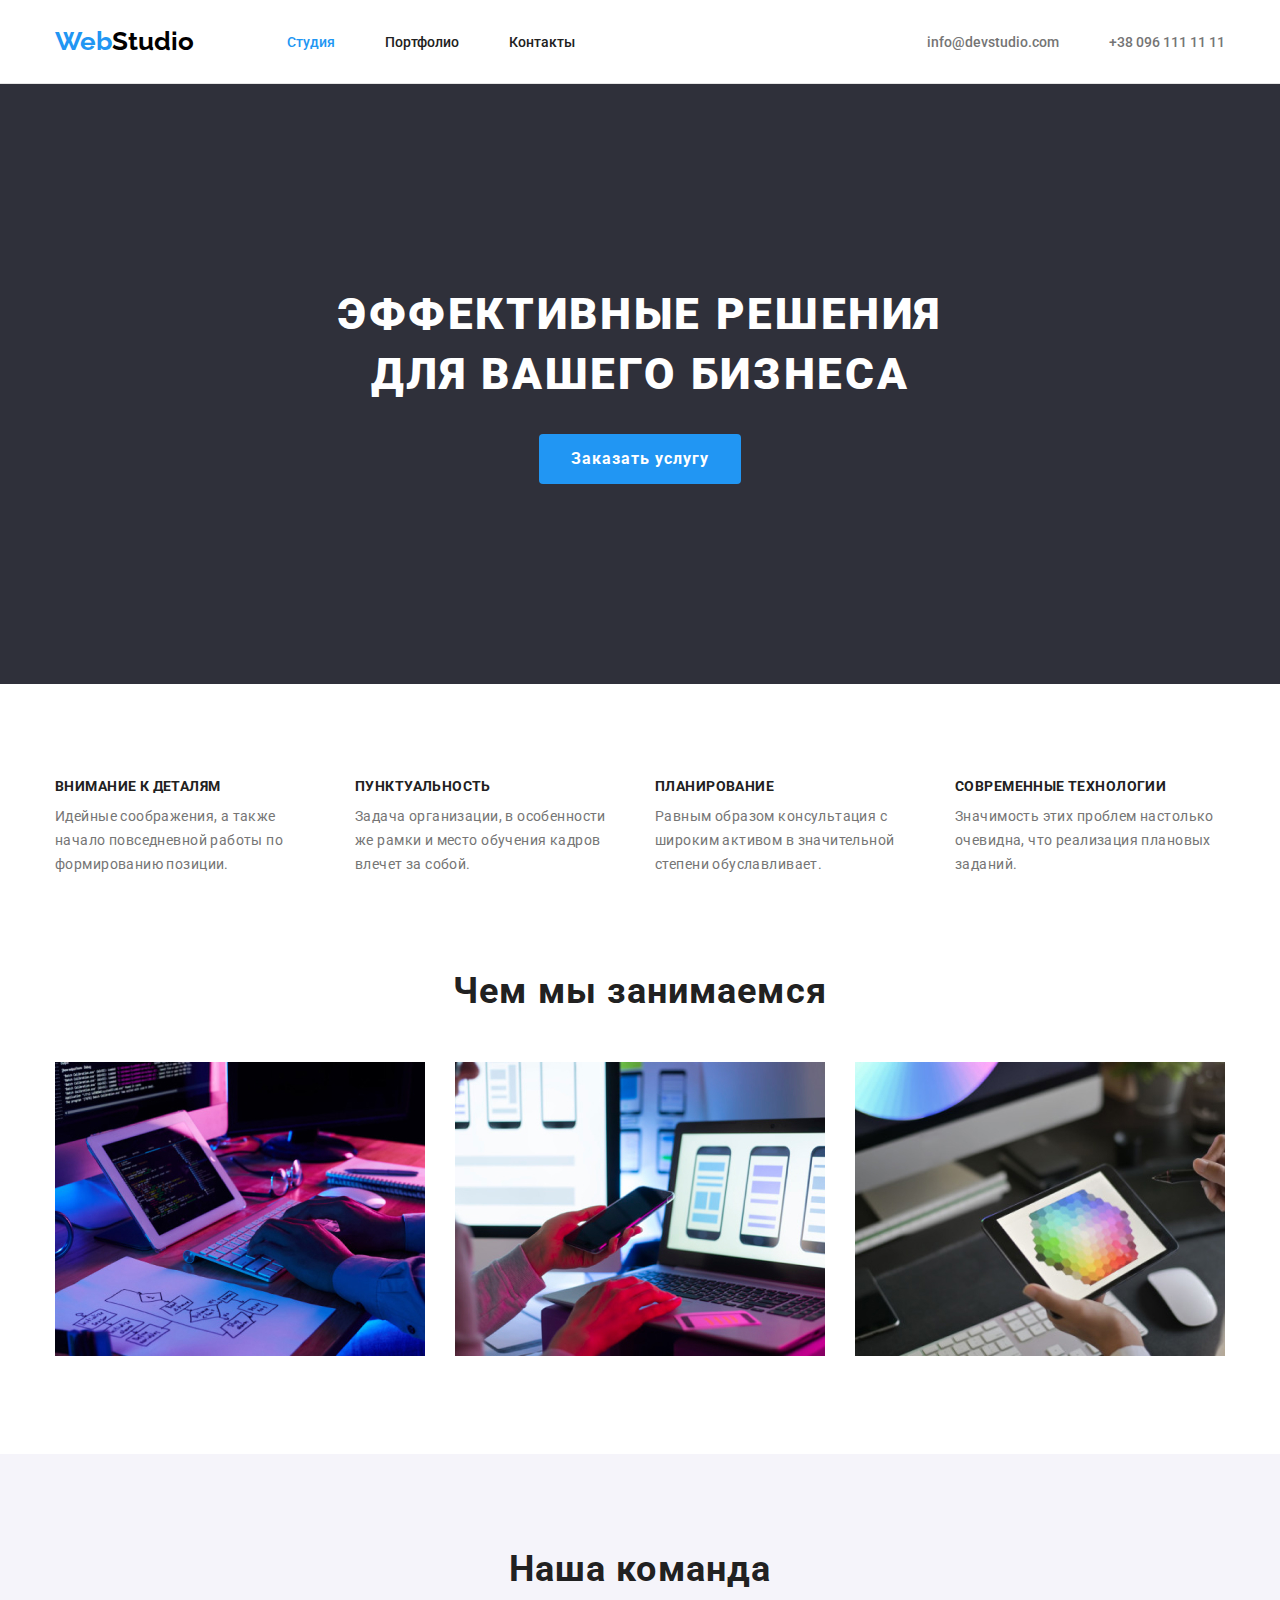
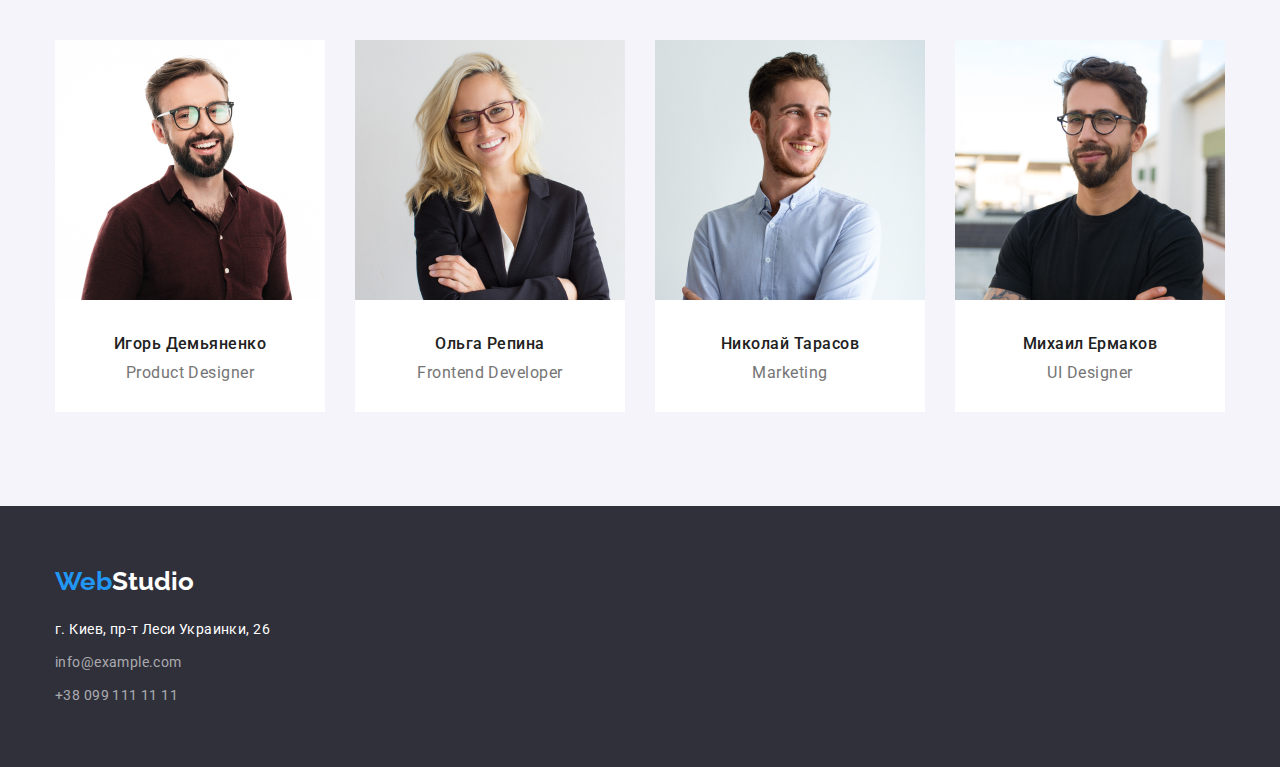
<file: index.html>
<!DOCTYPE html>
<html lang="ru">
  <head>
    <meta charset="UTF-8" />
    <meta name="viewport" content="width=device-width, initial-scale=1.0" />
    <title>Студия</title>
    <link rel="stylesheet" href="./css/style.css" />
    <link rel="preconnect" href="https://fonts.gstatic.com" />
    <link
      href="https://fonts.googleapis.com/css2?family=Raleway:wght@700&family=Roboto:wght@400;500;700;900&display=swap"
      rel="stylesheet"
    />
  </head>
  <body>
      <!-- Хедер-->
      <header class="page-header">
        <div class="container">
          <div class="flex-header">
            <!--Главная навигация-->
            <nav class="nav-container">
              <!--Лого хедер-->
              <a class="logo-header" href="./index.html" lang="en">
                <span class="logo-sec">Web</span>Studio
              </a>
              <ul class="site-nav list">
                <li class="item"><a class="link current" href="./index.html">Студия</a></li>
                <li class="item"><a class="link" href="./portfolio.html">Портфолио</a></li>
                <li class="item"><a class="link" href="#">Контакты</a></li>
              </ul>
            </nav>

            <!--Контакты хедер-->
            <ul class="contacts-header list">
              <li class="item">
                <a class="link" href="mailto:info@devstudio.com" lang="en"
                  >info@devstudio.com</a
                >
              </li>
              <li class="item">
                <a class="link" href="tel:+380961111111">+38 096 111 11 11</a>
              </li>
            </ul>
          </div>
        </div>
      </header>

      <!--Главный контент-->
      <main>
        <!--Герой-->
        <section class="hero">
          <div class="container">
            <h1 class="hero-title">Эффективные решения для вашего бизнеса</h1>
            <button class="hero-button" type="button">Заказать услугу</button>
          </div>
        </section>

        <!--Особенности-->
        <section class="features">
          <div class="container">
            <!-- Скрытый заголовок -->
            <h2 class="hidden-title">Особенности</h2> 
            <ul class="features-list">
              <li class="item">
                <h3 class="features-title">Внимание к деталям</h3>
                <p class="features-text">
                  Идейные соображения, а также начало повседневной работы по
                  формированию позиции.
                </p>
              </li>
              <li class="item">
                <h3 class="features-title">Пунктуальность</h3>
                <p class="features-text">
                  Задача организации, в особенности же рамки и место обучения кадров
                  влечет за собой.
                </p>
              </li>
              <li class="item">
                <h3 class="features-title">Планирование</h3>
                <p class="features-text">
                  Равным образом консультация с широким активом в значительной
                  степени обуславливает.
                </p>
              </li>
              <li class="item">
                <h3 class="features-title">Современные технологии</h3>
                <p class="features-text">
                  Значимость этих проблем настолько очевидна, что реализация
                  плановых заданий.
                </p>
              </li>
            </ul>
          </div>
        </section>

        <!--Чем мы занимаемся-->
        <section class="we-do">
          <div class="container">
            <h2 class="section-title">Чем мы занимаемся</h2>
            <ul class="we-do-list">
              <li class="item"><img src="./images/studio/box1.jpg" alt="Руки на клавиатуре"/></li>
              <li class="item"><img src="./images/studio/box2.jpg" alt="Телефон в руке"/></li>
              <li class="item"><img src="./images/studio/box3.jpg" alt="Планшет в руках"/></li>
            </ul>
          </div>
        </section>

        <!--Наша команда-->
        <section class="team">
          <div class="container">
            <h2 class="section-title">Наша команда</h2>
            <ul class="team-list">
              <li class="item">
                <img src="./images/studio/demianenko.jpg" alt="Игорь Демьяненко" />
                <div class="team-text">
                  <h3 class="team-name">Игорь Демьяненко</h3>
                  <p class="team-profession" lang="en">Product Designer</p>
                </div>
              </li>
              <li class="item">
                <img src="./images/studio/repina.jpg" alt="Ольга Репина" />
                <div class="team-text">
                  <h3 class="team-name">Ольга Репина</h3>
                  <p class="team-profession" lang="en">Frontend Developer</p>
                </div>
              </li>
              <li class="item">
                <img src="./images/studio/tarasov.jpg" alt="Николай Тарасов" />
                <div class="team-text">
                  <h3 class="team-name">Николай Тарасов</h3>
                  <p class="team-profession" lang="en">Marketing</p>
                </div>
              </li>
              <li class="item">
                <img src="./images/studio/yermakov.jpg" alt="Михаил Ермаков" />
                <div class="team-text">
                  <h3 class="team-name">Михаил Ермаков</h3>
                  <p class="team-profession" lang="en">UI Designer</p>
                </div>
              </li>
            </ul>
          </div>
        </section>
      </main>

      <!--Футер-->
      <footer class="page-footer">
        <div class="container">
          <!--Лого футер-->
          <a class="logo-footer" href="./index.html" lang="en">
            <span class="logo-sec">Web</span>Studio
          </a>

          <!--Реквизиты-->
          <div class="requisites">
            <!--Адрес-->
            <address class="address">г. Киев, пр-т Леси Украинки, 26</address>
            <!--Контакты футер-->
            <ul class="contacts-footer">
              <li class="item">
                <a class="link" href="mailto:info@example.com" lang="en"
                  >info@example.com</a
                >
              </li>
              <li class="item">
                <a class="link" href="tel:+380991111111">+38 099 111 11 11</a>
              </li>
            </ul>
          </div>
        </div>
      </footer>
  </body>
</html>
</file>
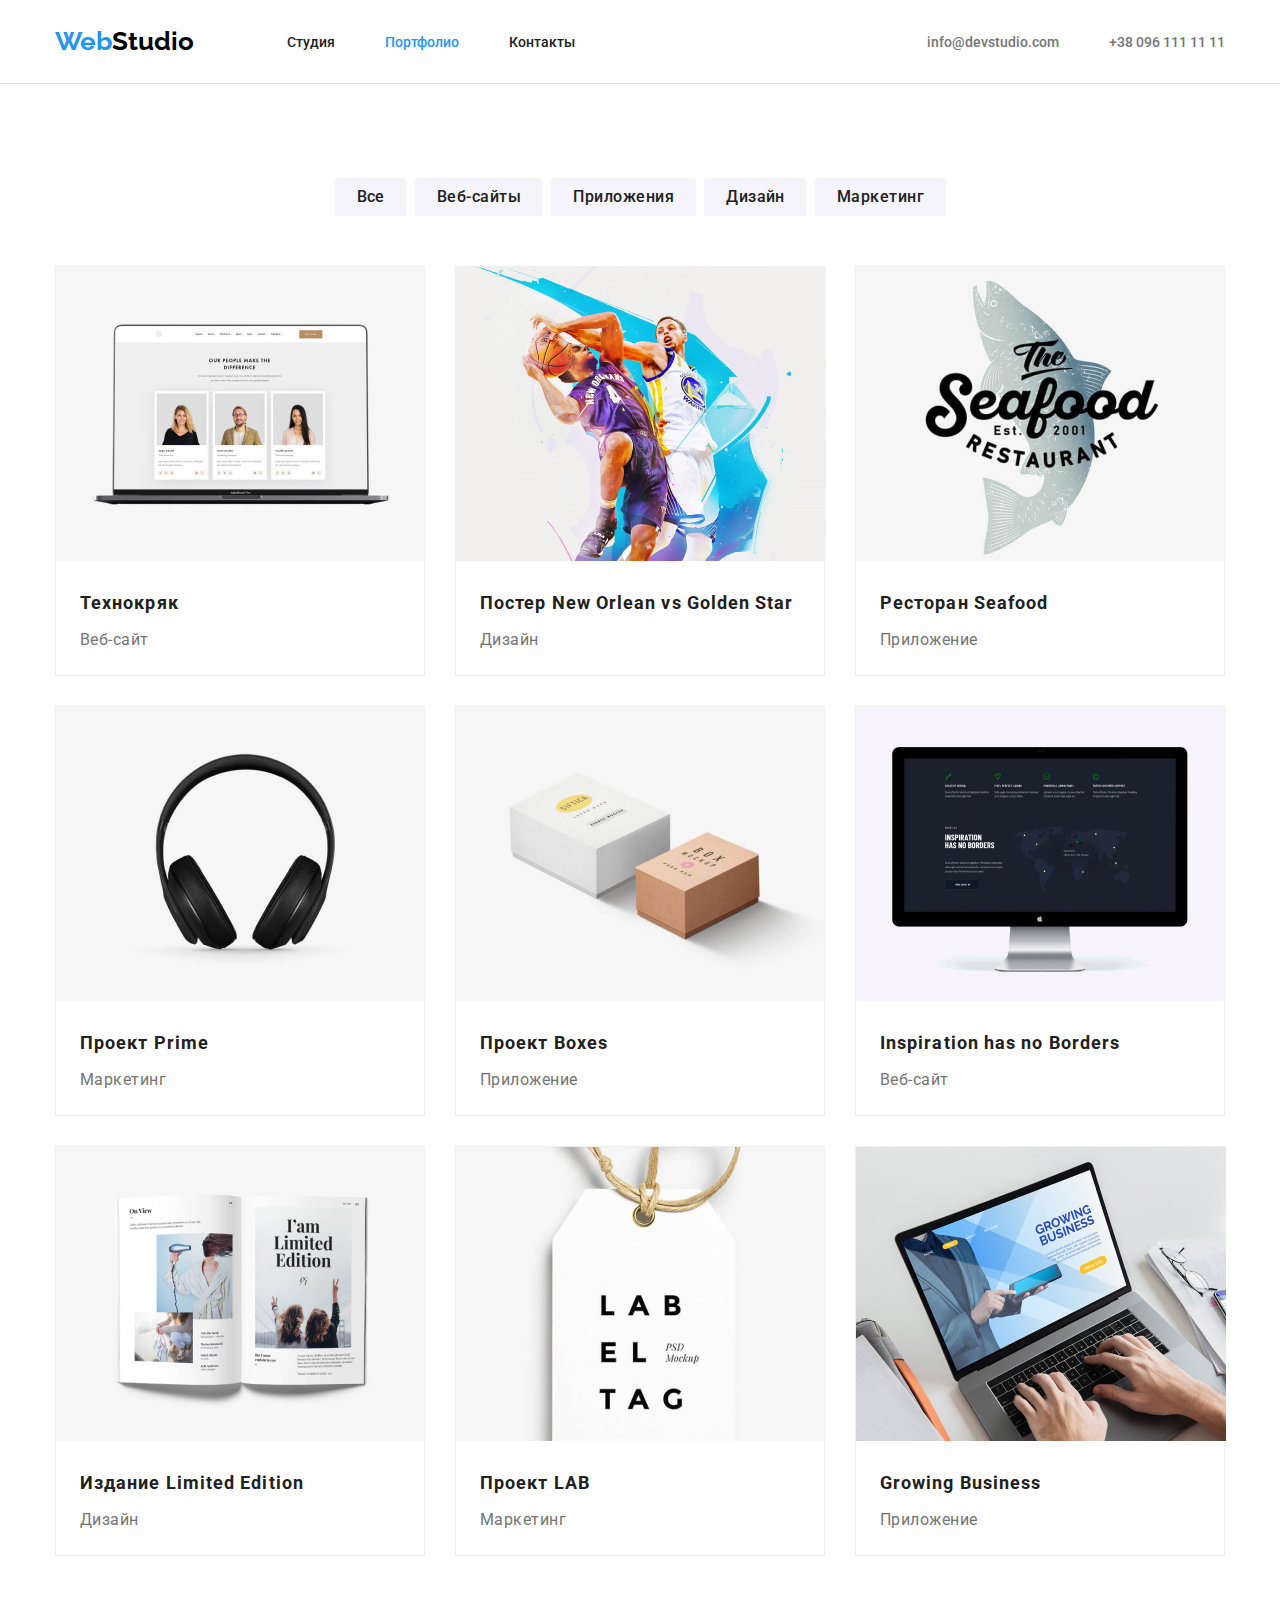
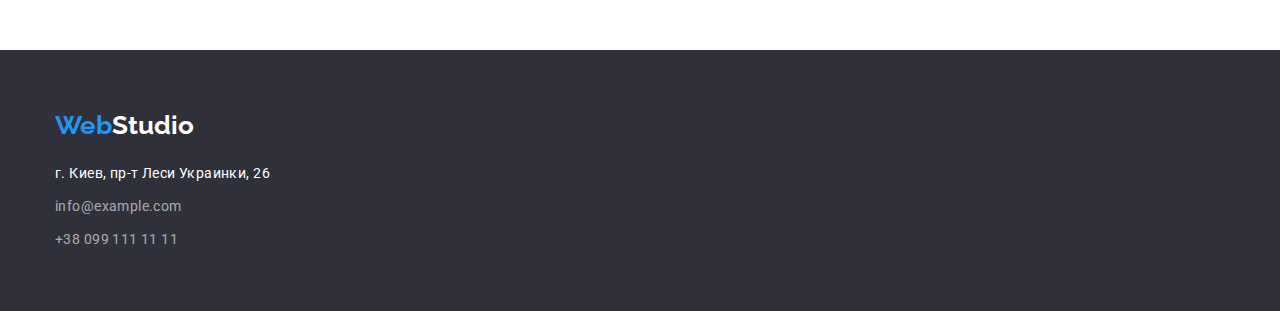
<file: portfolio.html>
<!DOCTYPE html>
<html lang="ru">
  <head>
    <meta charset="UTF-8" />
    <meta name="viewport" content="width=device-width, initial-scale=1.0" />
    <title>Портфолио</title>
    <link rel="stylesheet" href="./css/style.css" />
    <link rel="preconnect" href="https://fonts.gstatic.com" />
    <link
      href="https://fonts.googleapis.com/css2?family=Raleway:wght@700&family=Roboto:wght@400;500;700;900&display=swap"
      rel="stylesheet"
    />
  </head>

  <body>
      <!-- Хедер-->
      <header class="page-header">
        <div class="container">
          <div class="flex-header">
            <!--Главная навигация-->
            <nav class="nav-container">
              <!--Лого хедер-->
              <a class="logo-header" href="./index.html" lang="en">
                <span class="logo-sec">Web</span>Studio
              </a>
              <ul class="site-nav list">
                <li class="item"><a class="link" href="./index.html">Студия</a></li>
                <li class="item"><a class="link current" href="./portfolio.html">Портфолио</a></li>
                <li class="item"><a class="link" href="#">Контакты</a></li>
              </ul>
            </nav>

            <!--Контакты хедер-->
            <ul class="contacts-header list">
              <li class="item">
                <a class="link" href="mailto:info@devstudio.com" lang="en"
                  >info@devstudio.com</a
                >
              </li>
              <li class="item">
                <a class="link" href="tel:+380961111111">+38 096 111 11 11</a>
              </li>
            </ul>
          </div>
        </div>
      </header>

      <!--Главный контент-->
      <main class="portfolio">
        <section>
          <div class="portfolio-section">
            <div class="container">
              <div class="filter-section">        
                <h1 class="hidden-title">Портфолио</h1>
                <!--Кнопки-фильтры-->
                <ul class="filter">
                  <li class="item">
                    <button class="filter-btn" type="button">Все</button>
                  </li>
                  <li class="item">
                    <button class="filter-btn" type="button">Веб-сайты</button>
                  </li>
                  <li class="item">
                    <button class="filter-btn" type="button">Приложения</button>
                  </li>
                  <li class="item">
                    <button class="filter-btn" type="button">Дизайн</button>
                  </li>
                  <li class="item">
                    <button class="filter-btn" type="button">Маркетинг</button>
                  </li>
                </ul>
              </div>

              <!--Реализованные проекты-->
              <div class="progects">
                <h2 class="hidden-title">Реализованные проекты</h2>
                <ul class="progects-list">
                  <li class="item">
                    <a href="#">
                      <img
                        src="images/portfolio/progect-1.jpg"
                        alt="Страница сайта Технокряк на ноутбуке"
                        width="370"
                      />
                      <div class="progect-text">
                        <h3 class="progect-name">Технокряк</h3>
                        <p class="progect-type">Веб-сайт</p>
                      </div>
                    </a>
                  </li>
                  <li class="item">
                    <a href="#">
                      <img
                        src="images/portfolio/progect-2.jpg"
                        alt="Постер Нью-Орлеан против Золотой звезды"
                        width="370"
                      />
                      <div class="progect-text">
                        <h3 class="progect-name">
                          Постер <span lang="en">New Orlean vs Golden Star</span>
                        </h3>
                        <p class="progect-type">Дизайн</p>
                      </div>
                    </a>
                  </li>
                  <li class="item">
                    <a href="#">
                      <img
                        src="images/portfolio/progect-3.jpg"
                        alt="Логотип ресторана Сифуд"
                        width="370"
                      />
                      <div class="progect-text">
                        <h3 class="progect-name">
                          Ресторан <span lang="en">Seafood</span>
                        </h3>
                        <p class="progect-type">Приложение</p>
                      </div>
                    </a>
                  </li >
                  <li class="item">
                    <a href="#">
                      <img
                        src="images/portfolio/progect-4.jpg"
                        alt="Полноразмерные наушники Прайм"
                        width="370"
                      />
                      <div class="progect-text">
                        <h3 class="progect-name">Проект <span lang="en">Prime</span></h3>
                        <p class="progect-type">Маркетинг</p>
                      </div>
                    </a>
                  </li>
                  <li class="item">
                    <a href="#">
                      <img
                        src="images/portfolio/progect-5.jpg"
                        alt="Постер проекта Боксес"
                        width="370"
                      />
                      <div class="progect-text">
                        <h3 class="progect-name">Проект <span lang="en">Boxes</span></h3>
                        <p class="progect-type">Приложение</p>
                      </div>
                    </a>
                  </li>
                  <li class="item">
                    <a href="#">
                      <img
                        src="images/portfolio/progect-6.jpg"
                        alt="Cтраница сайта У вдохновения нет границ на мониторе Эппл"
                        width="370"
                      />
                      <div class="progect-text">
                        <h3 class="progect-name" lang="en">
                          Inspiration has no Borders
                        </h3>
                        <p class="progect-type">Веб-сайт</p>
                      </div>
                    </a>
                  </li>
                  <li class="item">
                    <a href="#">
                      <img
                        src="images/portfolio/progect-7.jpg"
                        alt="Дизайн издания Лимитированая версия"
                        width="370"
                      />
                      <div class="progect-text">
                        <h3 class="progect-name">
                          Издание <span lang="en">Limited Edition</span>
                        </h3>
                        <p class="progect-type">Дизайн</p>
                      </div>
                    </a>
                  </li>
                  <li class="item">
                    <a href="#">
                      <img
                        src="images/portfolio/progect-8.jpg"
                        alt="Постер проекта ЛАБ"
                        width="370"
                      />
                      <div class="progect-text">
                        <h3 class="progect-name">Проект <span lang="en">LAB</span></h3>
                        <p class="progect-type">Маркетинг</p>
                      </div>
                    </a>
                  </li>
                  <li class="item">
                    <a href="#">
                      <img 
                        src="images/portfolio/progect-9.jpg"
                        alt="Страница приложения Растущий бизнес на ноутбуке"
                        width="370"
                      />
                      <div class="progect-text">
                        <h3 class="progect-name" lang="en">Growing Business</h3>
                        <p class="progect-type">Приложение</p>
                      </div>
                    </a>
                  </li>
                </ul>
              </div>
            </div>  
          </div>
        </section>
      </main>

      <!--Футер-->
      <footer class="page-footer">
        <div class="container">
          <!--Лого футер-->
          <a class="logo-footer" href="./index.html" lang="en">
            <span class="logo-sec">Web</span>Studio
          </a>

          <!--Реквизиты-->
          <div class="requisites">
            <!--Адрес-->
            <address class="address">г. Киев, пр-т Леси Украинки, 26</address>
            <!--Контакты футер-->
            <ul class="contacts-footer">
              <li class="item">
                <a class="link" href="mailto:info@example.com" lang="en"
                  >info@example.com</a
                >
              </li>
              <li class="item">
                <a class="link" href="tel:+380991111111">+38 099 111 11 11</a>
              </li>
            </ul>
          </div>
        </div>
      </footer>
  </body>
</html>
</file>
<file: css/style.css>
html{
    box-sizing: border-box;
}

*, ::before, ::after{
    box-sizing: inherit;
}

:root {
  /*Основные цвета текста */
  --pri-text-color: #212121;
  --sec-text-color: #757575;
  --accent-color: #2196f3;

  /* Основные цвета фона */
  --pri-background-color: #ffffff;
  --sec-background-color: #2f303a;
}

/* Стили по тегам */
body {
  font-family: "Roboto", sans-serif;
  font-style: normal;
  margin: 0;
}

h1, h2, h3, p {
  margin: 0;
  padding: 0;
}

ul {
  margin: 0;
  padding: 0;
}

li {
  margin: 0;
  padding: 0;
  list-style: none;
}

a {
  text-decoration: none;
}

.container {
  width: 1200px;
  padding-left: 15px;
  padding-right: 15px;
  margin: 0 auto;
}

/*Скрытые заголовки*/
.hidden-title {
  position: absolute;
  width: 1px;
  height: 1px;
  margin: -1px;
  border: 0;
  padding: 0;
  
  white-space: nowrap;
  clip-path: inset(100%);
  clip: rect(0 0 0 0);
  overflow: hidden;
}

/* Лого */
.logo-header {
  margin-right: 93px;

  font-family: Raleway, sans-serif;
  font-style: normal;
  font-weight: 700;
  font-size: 26px;
  line-height: 31px;

  color: #000000;
}

.logo-footer {
  font-family: Raleway, sans-serif;
  font-style: normal;
  font-weight: 700;
  font-size: 26px;
  line-height: 31px;
  
  color: #ffffff;
}

.logo-sec {
  color: var(--accent-color);
}

/* Хедер */
.page-header {
  border-bottom: #E5E5E5 1px solid;
  background: var(--pri-background-color);
}

.flex-header {
  display: flex;
  align-items: center;
  justify-content: space-between;
}

/* Навигация */
.nav-container {
  display: flex;
  align-items: center;
}

.site-nav {
  display: flex;
  align-items: center;
  width: 294px;

  padding-left: 0;
  padding-top: 32px;
  padding-bottom: 32px;
}

.site-nav .item:not(:last-child) {
  margin-right: 50px;
}

.site-nav .link {
  font-weight: 500;
  font-size: 14px;
  line-height: 16px;

  color: var(--pri-text-color);
}

.site-nav .link:hover,
.site-nav .link:focus {
  color: var(--accent-color);
}

.site-nav .link.current {
  color: var(--accent-color);
}

/* Контакты-хедер */
.contacts-header{
display: flex;
align-items: center;
}

.contacts-header .item:not(:last-child){
  margin-right: 50px;
}

.contacts-header .link {
  font-weight: 500;
  font-size: 14px;
  line-height: 16px;

  color: var(--sec-text-color);
}
.contacts-header .link:hover,
.contacts-header .link:focus {
  color: var(--accent-color);
}

/* Футер */
.page-footer {
  display: flex;
  flex-direction: column;

  padding-top: 60px;
  padding-bottom: 60px;

  background: var(--sec-background-color);
}

.requisites {
  margin-top: 20px;
  width: 231px;
}

.address {
  margin-bottom: 9px;

  font-style: normal;
  font-weight: 400;
  font-size: 14px;
  line-height: 24px;
  letter-spacing: 0.03em;
  color: #ffffff;
}

.contacts-footer .item:not(:last-child) {
  margin-bottom: 9px;
}

.contacts-footer .link {
  font-weight: 400;
  font-size: 14px;
  line-height: 24px;
  letter-spacing: 0.03em;
  color: rgba(255, 255, 255, 0.6);
}

/* Главный контент - Студия */
.section-title {
  margin-bottom: 50px;
  font-weight: 700;
  font-size: 36px;
  line-height:42px;
  text-align: center;
  letter-spacing: 0.03em;
  color: var(--pri-text-color);
}
/* Герой */
.hero {
  padding-top: 200px;
  padding-bottom: 200px;
  
  text-align: center;
  background: var(--sec-background-color);
}

.hero-title {
  width: 696px;

  margin-bottom: 30px;
  margin-left: auto;
  margin-right: auto;

  font-weight: 900;
  font-size: 44px;
  line-height: 60px;

  letter-spacing: 0.06em;
  text-transform: uppercase;
  color: #ffffff;
}

.hero-button {
  border: transparent;
  border-radius: 4px;

  cursor: pointer;

  padding-top: 10px;
  padding-bottom: 10px;
  padding-left: 32px;
  padding-right: 32px;

  font-family: inherit;
  font-weight: 700;
  font-size: 16px;
  line-height: 30px;

  letter-spacing: 0.06em;
  color: #ffffff;
  background-color: var(--accent-color);
}

/* Особенности */
.features {
  padding-top: 94px;

  background: var(--pri-background-color);
}

.features-list {
  display: flex;
}

.features-list .item {
  width: 270px;
  margin-right: 30px;
}

.features-list .item:last-child {
  margin-right: 0;
}

.features-title {
  margin-bottom: 10px;

  font-weight: 700;
  font-size: 14px;
  line-height: 16px;
  letter-spacing: 0.03em;
  text-transform: uppercase;
  color: var(--pri-text-color);
}

.features-text {
  font-weight: 400;
  font-size: 14px;
  line-height: 24px;
  letter-spacing: 0.03em;
  color: var(--sec-text-color);
}

/* Чем мы занимаемся */
.we-do {
  padding-top: 94px;
  padding-bottom: 94px;

  background: var(--pri-background-color);
}

.we-do-list {
  display: flex;
}

.we-do-list .item {
  width: 370px;
  margin-right: 30px;
}

.we-do-list .item:last-child{
  margin-right: 0;
}

/* Наша командa */
.team {
  padding-top: 94px; 
  padding-bottom: 94px; 

  background: #f5f4fa;
}

.team-list{
  display: flex;
}

.team-list .item {
  width: 270px;
  margin-right: 30px;
  background-color: var(--pri-background-color);
}

.team-list .item:last-child {
  margin-right: 0;
}

.team-text {
  padding-top: 30px;
  padding-bottom: 30px;
}

.team-name {
  margin-bottom: 10px;
  font-weight: 500;
  font-size: 16px;
  line-height: 19px;
  text-align: center;
  letter-spacing: 0.03em;
  color: var(--pri-text-color);
}

.team-profession {
  font-weight: 400;
  font-size: 16px;
  line-height: 19px;
  text-align: center;
  letter-spacing: 0.03em;
  color: var(--sec-text-color);
}

/* Главный контент - Портфолио */
.portfolio-section {
  padding-top: 94px;
  padding-bottom: 94px;
}

.filter-section {
  text-align: center;
  background: var(--pri-background-color);
}

/* Кнопки-фильтры */
.filter {
  display: flex;

  margin-left: auto;
  margin-right: auto;
  width: 611px;

}

.filter .item {
  margin-right: 8px;
}

.filter .item:last-child {
  margin-right: 0;
}

.filter-btn {
  border: transparent;
  border-radius: 4px;

  cursor: pointer;
  white-space: nowrap;

  padding-top: 6px;
  padding-bottom: 6px;
  padding-left: 22px;
  padding-right: 22px;
  
  font-family: inherit;
  font-weight: 500;
  font-size: 16px;
  line-height: 26px;
  text-align: center;
  letter-spacing: 0.03em;
  color: var(--pri-text-color);
  background: #f5f4fa;
}

.filter-btn:hover,
.filter-btn:focus {
  font-weight: 500;
  font-size: 16px;
  line-height: 26px;
  text-align: center;
  letter-spacing: 0.03em;
  color: #ffffff;
  background: var(--accent-color);
}

/* Реализованные проекты */
.progects {
  margin-top: 50px;
}

.progects-list {
  display: flex;
  flex-wrap: wrap;
}

.progects-list .item {
  width: 370px;
  border: 1px solid #eeeeee;
  margin-bottom: 30px;
  margin-right: 30px;
  text-align: left;
}

.progects-list .item:nth-child(3n) {
    margin-right: 0px;
}

.progects-list .item:nth-last-child(-n+3){
    margin-bottom: 0px;
}

.progect-text {
  padding-top: 20px;
  padding-bottom: 20px;
  padding-left: 24px;
  padding-right: 24px;
}

.progect-name {
  margin-bottom: 4px;
  font-weight: 700;
  font-size: 18px;

  line-height: 36px;
  letter-spacing: 0.06em;
  color: var(--pri-text-color)
}

.progect-type {
  font-weight: 400;
  font-size: 16px;
  line-height: 30px;
  letter-spacing: 0.03em;
  color: var(--sec-text-color)
}
</file>
